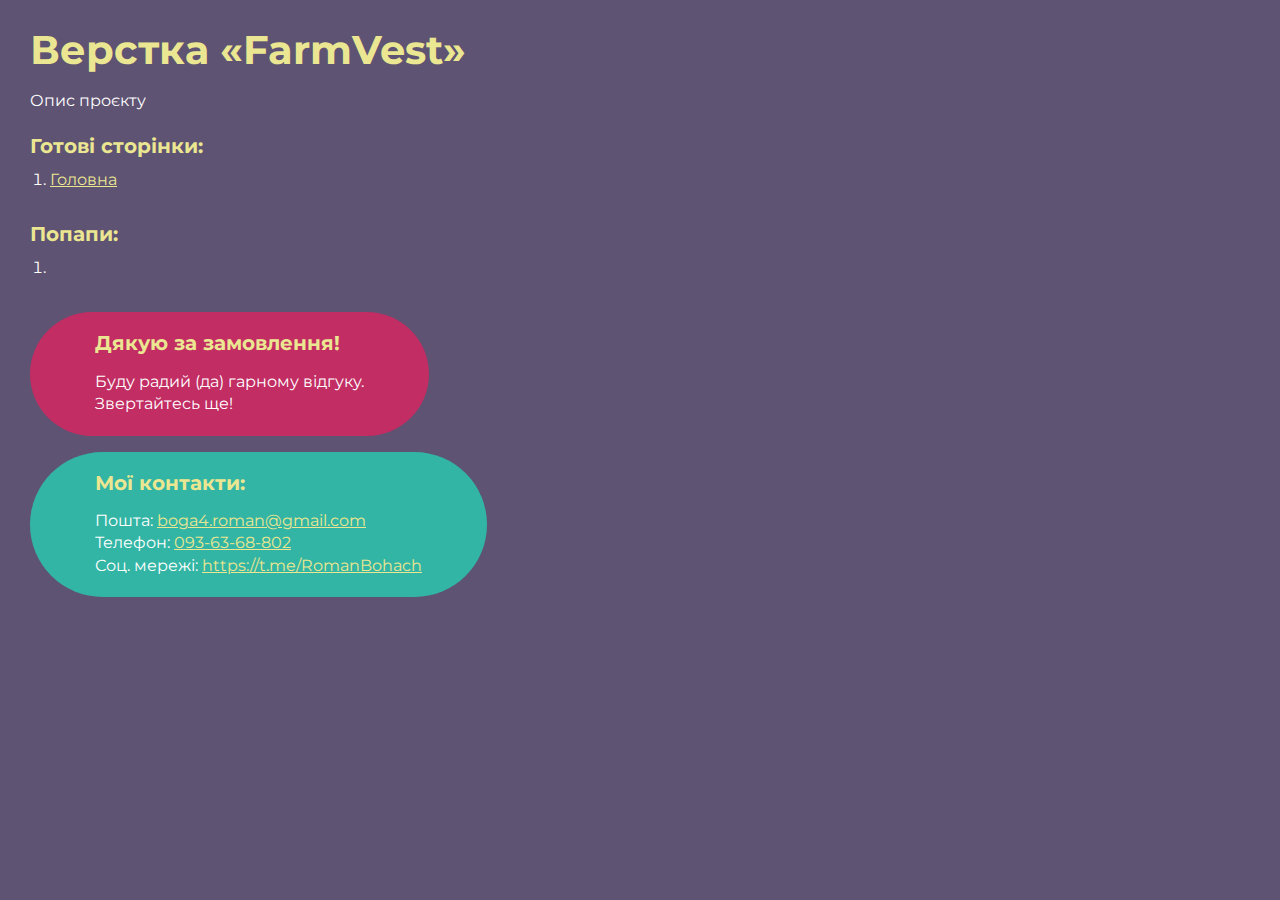
<file: index.html>
<!DOCTYPE html>
<html>

<head>
	<meta charset="UTF-8">
	<meta name="viewport" content="width=device-width, initial-scale=1.0">
	<title>Верстка «FarmVest»</title>
</head>

<body>
	<div class="rootpage">
		<h1>Верстка «FarmVest»</h1>
		<div class="rootpage__info">
			Опис проєкту
		</div>
		<h2>Готові сторінки:</h2>
		<ol class="rootpage__list">
			<li><a target="_blank" href="home.html">Головна</a></li>
		</ol>
		<h2>Попапи:</h2>
		<ol class="rootpage__list">
			<li><a target="_blank" href="home.html#"></a></li>
		</ol>
		<div class="rootpage__tnx">
			<h2>Дякую за замовлення!</h2>
			<p>Буду радий (да) гарному відгуку.</p>
			<p>Звертайтесь ще!</p>
		</div>
		<div class="rootpage__contacts">
			<h2>Мої контакти:</h2>
			<p>Пошта: <a href="mailto:boga4.roman@gmail.com">boga4.roman@gmail.com</a></p>
			<p>Телефон: <a href="tel:0936368802">093-63-68-802</a></p>
			<p>Соц. мережі: <a target="_blank" href="">https://t.me/RomanBohach</a></p>
		</div>
	</div>
</body>
<style>
	@charset "UTF-8";
	@import url("https://fonts.googleapis.com/css?family=Montserrat:regular,700&display=swap");

	*,
	*::before,
	*::after {
		padding: 0px;
		margin: 0px;
		border: 0px;
		box-sizing: border-box;
	}

	html,
	body {
		height: 100%;
		margin: 0;
		padding: 0;
		min-width: 320px;
		width: 100%;
		color: #fff;
		background-color: #5e5373;
	}

	body {
		font-family: Montserrat;
		font-size: 100%;
		line-height: 1;
		font-size: 1rem;
	}

	a {
		text-decoration: underline;
		color: #ebe691
	}

	a:visited {
		text-decoration: underline;
		color: #aaa768;
	}

	a:hover {
		text-decoration: none;
	}

	ul li {
		list-style: none;
	}

	img {
		vertical-align: top;
	}

	.wrapper {
		width: 100%;
		min-height: 100%;
		overflow: hidden;
	}

	.rootpage {
		padding: 30px;
		display: flex;
		flex-direction: column;
		align-items: flex-start;
	}

	@media (max-width: 767px) {
		.rootpage {
			padding: 30px 15px;
		}
	}

	h1 {
		color: #ebe691;
		font-size: 2.5rem;
		margin: 0px 0px 1.25rem 0px;
	}

	@media (max-width: 767px) {
		h1 {
			font-size: 1.85rem;
			margin: 0px 0px 1.25rem 0px;
		}
	}

	h2 {
		color: #ebe691;
		font-size: 1.25rem;
		margin: 0px 0px 1rem 0px;
	}

	@media (max-width: 767px) {
		h2 {
			font-size: 1.125rem;
			margin: 0px 0px 1rem 0px;
		}
	}

	.rootpage__info {
		line-height: 140%;
		margin: 0px 0px 1.5rem 0px;
	}

	.rootpage__list {
		margin: 0px 0px 2.25rem 1.25rem;
	}

	.rootpage__list li:not(:last-child) {
		margin: 0px 0px 15px 0px;
	}

	.rootpage__contacts,
	.rootpage__tnx {
		border-radius: 200px;
		padding: 20px 65px;
		line-height: 140%;
	}

	@media (max-width: 767px) {

		.rootpage__contacts,
		.rootpage__tnx {
			border-radius: 40px;
			padding: 20px;
		}
	}

	.rootpage__contacts {
		background: #32b5a4;

	}

	.rootpage__contacts a {
		color: #ebe691;
	}

	.rootpage__tnx {
		background: #c22d63;
		margin: 0px 0px 1rem 0px;
	}
</style>

</html>
</file>
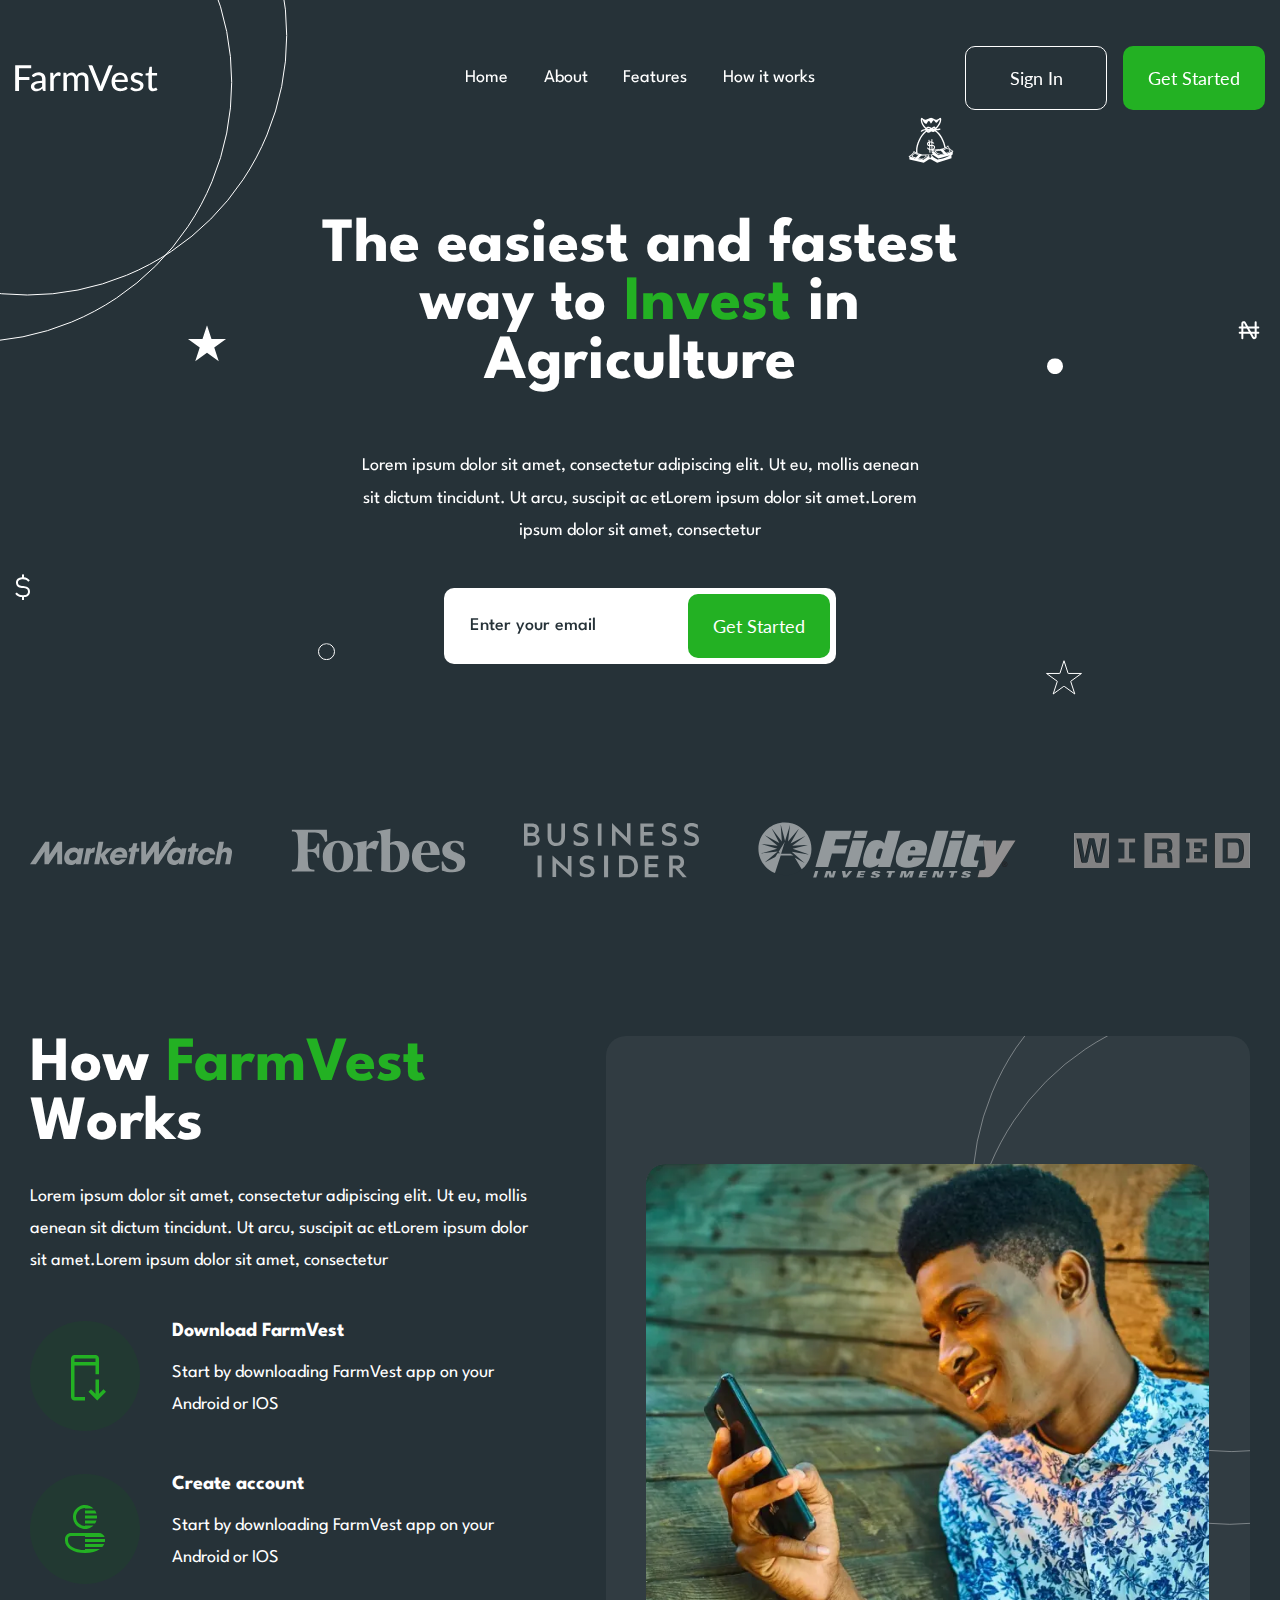
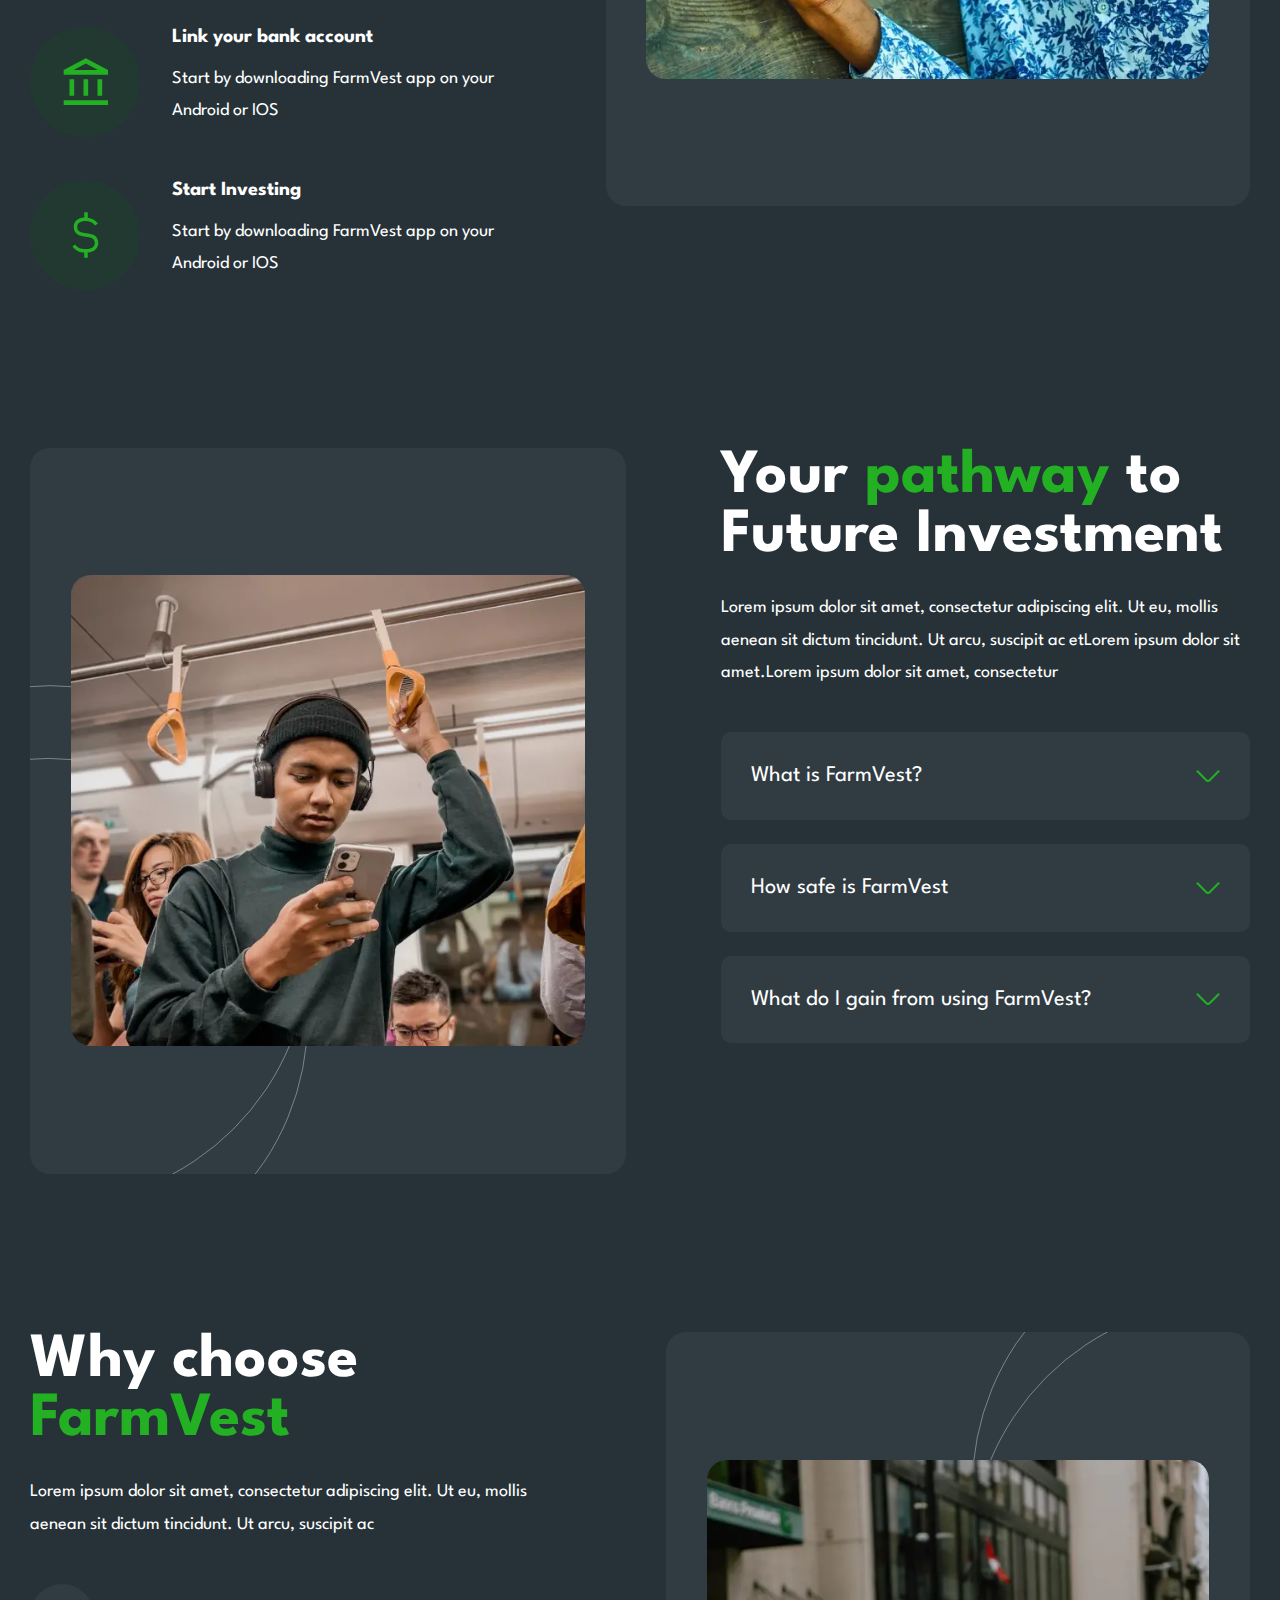
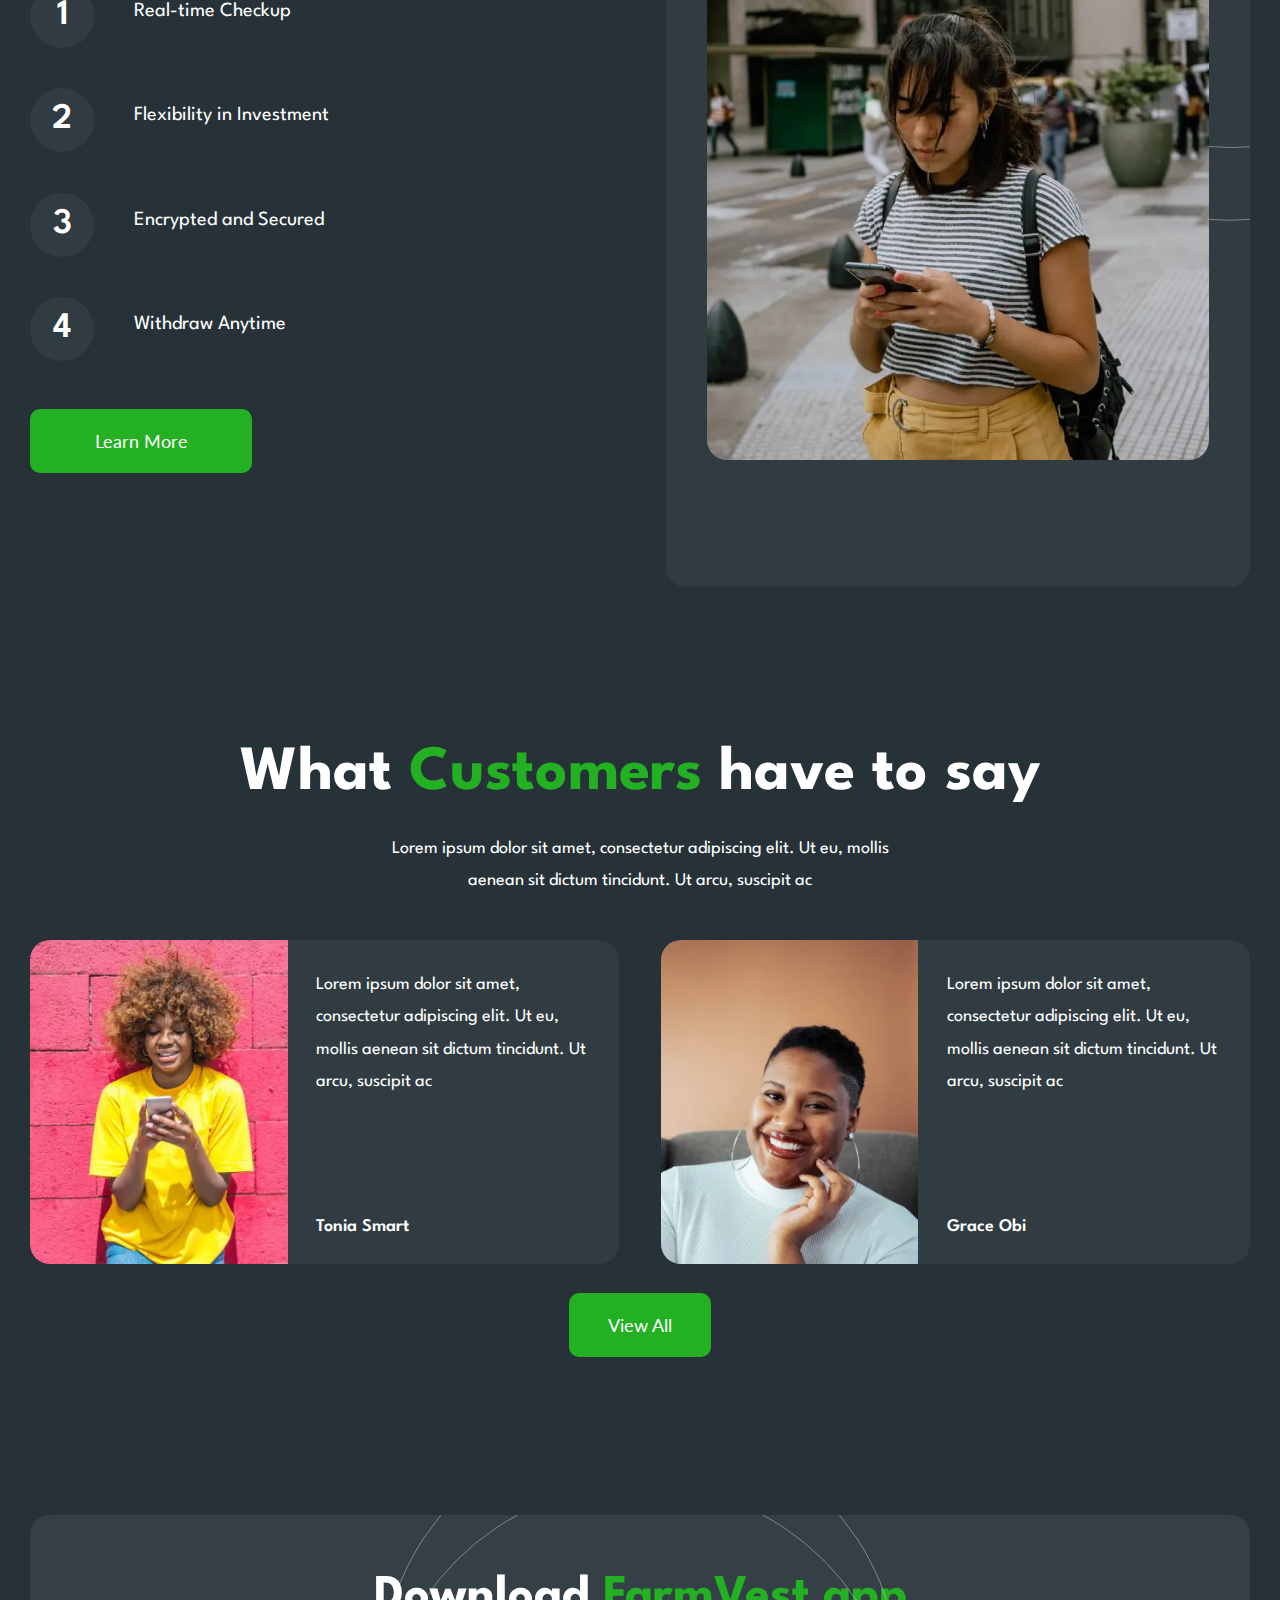
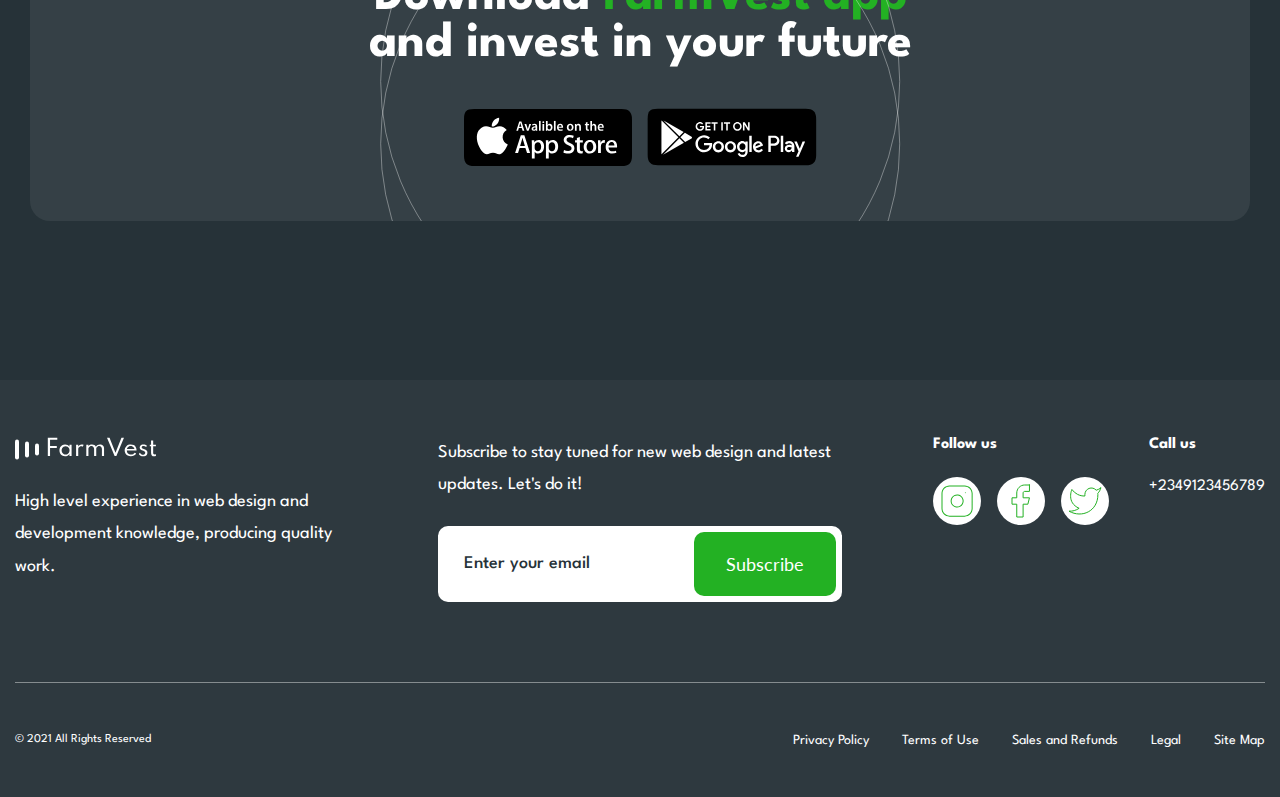
<file: home.html>
<!DOCTYPE html>
<html lang="en">

<head>
	<title>FarmVest</title>
	<meta charset="UTF-8">
	<meta name="format-detection" content="telephone=no">
	<!-- <style>body{opacity: 0;}</style> -->
	<link rel="stylesheet" href="css/style.min.css?_v=20230209235120">
	<link rel="shortcut icon" href="favicon.ico">
	<!-- <meta name="robots" content="noindex, nofollow"> -->
	<meta name="viewport" content="width=device-width, initial-scale=1.0">
</head>

<body>
	<div class="wrapper">
		<header class="header">
			<div class="header__container_big">
				<a href="" class="header__logo"><img src="img/logo.svg" alt="Logo"></a>
				<div class="header__menu menu">
					<nav class="menu__body">
						<ul class="menu__list">
							<li class="menu__item"><a href="" class="menu__link">Home</a></li>
							<li class="menu__item"><a href="" class="menu__link">About</a></li>
							<li class="menu__item"><a href="" class="menu__link">Features</a></li>
							<li class="menu__item"><a href="" class="menu__link">How it works</a></li>
						</ul>
					</nav>
				</div>
				<div class="header__actions">
					<button type="submit" class="header__button button button_border">Sign In</button>
					<button type="submit" data-da=".menu__body,767.98" class="header__button button">Get Started</button>
					<button type="button" class="icon-menu"><span></span></button>
				</div>
			</div>
		</header>
		<main class="page">
			<section class="page__main main-block">
				<div data-prlx-parent class="main-block__container_big">
					<div class="main-block__container">
						<div class="main-block__content">
							<h1 class="main-block__title title">
								The easiest and fastest way to <span>Invest</span> in Agriculture
							</h1>
							<div class="main-block__text text">
								Lorem ipsum dolor sit amet, consectetur adipiscing elit. Ut eu, mollis aenean sit dictum tincidunt. Ut arcu, suscipit ac etLorem ipsum dolor sit amet.Lorem ipsum dolor sit amet, consectetur
							</div>
							<div class="main-block__form">
								<form action="#" class="form">
									<input data-required="email" autocomplete="off" type="text" name="form[]" data-error="Error" placeholder="Enter your email" class="form__input">
									<button type="submit" class="form__button button">Get Started</button>
								</form>
							</div>
						</div>
						<div data-coefficient="100" data-prlx data-direction="1" class="main-block__icons icons-main-block">
							<div data-prlx-mouse data-prlx-cx="400" data-prlx-cy="400" data-prlx-dxr data-prlx-dxy class="icons-main-block__circle icons-main-block__circle_1"></div>
							<div data-prlx-mouse data-prlx-cx="400" data-prlx-cy="400" data-prlx-dxr data-prlx-dxy class="icons-main-block__circle icons-main-block__circle_2"></div>
							<div data-prlx-mouse data-prlx-cx="10" data-prlx-cy="10" class="icons-main-block__item icons-main-block__item_1">
								<img src="img/main-block/icons/01.svg" alt="Icon">
							</div>
							<div data-prlx-mouse data-prlx-cx="10" data-prlx-cy="10" data-prlx-dxr data-prlx-dxy class="icons-main-block__item icons-main-block__item_2">
								<img src="img/main-block/icons/02.svg" alt="Icon">
							</div>
							<div data-prlx-mouse data-prlx-cx="10" data-prlx-cy="10" class="icons-main-block__item icons-main-block__item_3">
								<img src="img/main-block/icons/03.svg" alt="Icon">
							</div>
							<div data-prlx-mouse data-prlx-cx="10" data-prlx-cy="10" data-prlx-dxr data-prlx-dxy class="icons-main-block__item icons-main-block__item_4">
								<img src="img/main-block/icons/04.svg" alt="Icon">
							</div>
							<div data-prlx-mouse data-prlx-cx="10" data-prlx-cy="10" class="icons-main-block__item icons-main-block__item_5">
								<img src="img/main-block/icons/05.svg" alt="Icon">
							</div>
							<div data-prlx-mouse data-prlx-cx="10" data-prlx-cy="10" data-prlx-dxr data-prlx-dxy class="icons-main-block__item icons-main-block__item_6">
								<img src="img/main-block/icons/06.svg" alt="Icon">
							</div>
							<div data-prlx-mouse data-prlx-cx="10" data-prlx-cy="10" class="icons-main-block__item icons-main-block__item_7">
								<img src="img/main-block/icons/07.svg" alt="Icon">
							</div>
						</div>
					</div>
				</div>
			</section>
			<section class="page__partners partners">
				<div class="partners__container_big">
					<div class="partners__container">
						<div class="partners__item">
							<img src="img/partners/01.svg" alt="Partner">
						</div>
						<div class="partners__item">
							<img src="img/partners/02.svg" alt="Partner">
						</div>
						<div class="partners__item">
							<img src="img/partners/03.svg" alt="Partner">
						</div>
						<div class="partners__item">
							<img src="img/partners/04.svg" alt="Partner">
						</div>
						<div class="partners__item">
							<img src="img/partners/05.svg" alt="Partner">
						</div>
					</div>
				</div>
			</section>
			<section data-prlx-mouse-wrapper class="page__how how">
				<div class="how__container_big">
					<div class="how__container">
						<div class="how__content">
							<h2 class="how__title title title_s64">
								How <span>FarmVest</span> Works
							</h2>
							<div class="how__text text">
								<p>
									Lorem ipsum dolor sit amet, consectetur adipiscing elit. Ut eu, mollis aenean sit dictum tincidunt. Ut arcu, suscipit ac etLorem ipsum dolor sit amet.Lorem ipsum dolor sit amet, consectetur
								</p>
							</div>
							<div class="how__steps steps-how">
								<div class="steps-how__item">
									<div class="steps-how__icon">
										<img src="img/how/icons/01.svg" alt="Icon">
									</div>
									<div class="steps-how__body">
										<div class="steps-how__title">Download FarmVest</div>
										<div class="steps-how__text text">
											Start by downloading FarmVest app on your Android or IOS
										</div>
									</div>
								</div>
								<div class="steps-how__item">
									<div class="steps-how__icon">
										<img src="img/how/icons/02.svg" alt="Icon">
									</div>
									<div class="steps-how__body">
										<div class="steps-how__title">Create account</div>
										<div class="steps-how__text text">
											Start by downloading FarmVest app on your Android or IOS
										</div>
									</div>
								</div>
								<div class="steps-how__item">
									<div class="steps-how__icon">
										<img src="img/how/icons/03.svg" alt="Icon">
									</div>
									<div class="steps-how__body">
										<div class="steps-how__title">Link your bank account</div>
										<div class="steps-how__text text">
											Start by downloading FarmVest app on your Android or IOS
										</div>
									</div>
								</div>
								<div class="steps-how__item">
									<div class="steps-how__icon">
										<img src="img/how/icons/04.svg" alt="Icon">
									</div>
									<div class="steps-how__body">
										<div class="steps-how__title">Start Investing</div>
										<div class="steps-how__text text">
											Start by downloading FarmVest app on your Android or IOS
										</div>
									</div>
								</div>
							</div>
						</div>
						<div data-prlx-parent class="how__image image-block">
							<div data-coefficient="50" data-prlx data-direction="-1" class="image-block__item">
								<picture><source srcset="img/how/01.webp" type="image/webp"><img src="img/how/01.jpg" alt="Image"></picture>
							</div>
							<div data-prlx-mouse data-prlx-cx="300" data-prlx-cy="300" class="image-block__circle image-block__circle_1"></div>
							<div data-prlx-mouse data-prlx-cx="300" data-prlx-cy="300" data-prlx-dxr data-prlx-dyr class="image-block__circle image-block__circle_2"></div>
						</div>
					</div>
				</div>
			</section>
			<section data-prlx-mouse-wrapper class="page__pathway pathway">
				<div class="pathway__container_big">
					<div class="pathway__container">
						<div data-prlx-parent class="pathway__image image-block">
							<div data-coefficient="50" data-prlx data-direction="-1" class="image-block__item">
								<picture><source srcset="img/pathway/01.webp" type="image/webp"><img src="img/pathway/01.jpg" alt="Image"></picture>
							</div>
							<div data-prlx-mouse data-prlx-cx="300" data-prlx-cy="300" class="image-block__circle image-block__circle_1"></div>
							<div data-prlx-mouse data-prlx-cx="300" data-prlx-cy="300" data-prlx-dxr data-prlx-dyr class="image-block__circle image-block__circle_2"></div>
						</div>
						<div class="pathway__content">
							<h2 class="pathway__title title">
								Your <span>pathway</span> to Future Investment
							</h2>
							<div class="pathway__text text">
								<p>
									Lorem ipsum dolor sit amet, consectetur adipiscing elit. Ut eu, mollis aenean sit dictum tincidunt. Ut arcu, suscipit ac etLorem ipsum dolor sit amet.Lorem ipsum dolor sit amet, consectetur
								</p>
							</div>
							<div data-spollers class="pathway__spollers spollers-pathway">
								<div class="spollers-pathway__item">
									<button type="button" data-spoller class="spollers-pathway__title">What is FarmVest?</button>
									<div class="spollers-pathway__body text">Lorem ipsum dolor sit amet consectetur adipisicing elit. Aliquid delectus voluptatum ratione facere neque nisi provident quas esse quae porro magnam natus minus, tenetur cumque incidunt fugit debitis itaque voluptate?</div>
								</div>
								<div class="spollers-pathway__item">
									<button type="button" data-spoller class="spollers-pathway__title">How safe is FarmVest</button>
									<div class="spollers-pathway__body text">Lorem ipsum dolor sit amet consectetur adipisicing elit. Aliquid delectus voluptatum ratione facere neque nisi provident quas esse quae porro magnam natus minus, tenetur cumque incidunt fugit debitis itaque voluptate?</div>
								</div>
								<div class="spollers-pathway__item">
									<button type="button" data-spoller class="spollers-pathway__title">What do I gain from using FarmVest?</button>
									<div class="spollers-pathway__body text">Lorem ipsum dolor sit amet consectetur adipisicing elit. Aliquid delectus voluptatum ratione facere neque nisi provident quas esse quae porro magnam natus minus, tenetur cumque incidunt fugit debitis itaque voluptate?</div>
								</div>
							</div>
						</div>
					</div>
				</div>
			</section>
			<section data-prlx-mouse-wrapper class="page__why why">
				<div class="why__container_big">
					<div class="why__container">
						<div class="why__content">
							<h2 class="why__title title">
								Why choose <span>FarmVest</span>
							</h2>
							<div class="why__text text">
								<p>
									Lorem ipsum dolor sit amet, consectetur adipiscing elit. Ut eu, mollis aenean sit dictum tincidunt. Ut arcu, suscipit ac
								</p>
							</div>
							<ol class="why__steps steps-why">
								<ul class="steps-why__item">Real-time Checkup</ul>
								<ul class="steps-why__item">Flexibility in Investment</ul>
								<ul class="steps-why__item">Encrypted and Secured</ul>
								<ul class="steps-why__item">Withdraw Anytime</ul>
							</ol>
							<a href="#" class="why__button button" type="submit">Learn More</a>
						</div>
						<div data-prlx-parent class="why__image image-block">
							<div data-coefficient="50" data-prlx data-direction="-1" class="image-block__item">
								<picture><source srcset="img/why/01.webp" type="image/webp"><img src="img/why/01.jpg" alt="Image"></picture>
							</div>
							<div data-prlx-mouse data-prlx-cx="300" data-prlx-cy="300" class="image-block__circle image-block__circle_1"></div>
							<div data-prlx-mouse data-prlx-cx="300" data-prlx-cy="300" data-prlx-dxr data-prlx-dyr class="image-block__circle image-block__circle_2"></div>
						</div>
					</div>
				</div>
			</section>
			<section data-prlx-mouse-wrapper class="page__reviews reviews">
				<div class="reviews__container_big">
					<div class="reviews__container">
						<h2 class="reviews__title title">
							What <span>Customers</span> have to say
						</h2>
						<div class="reviews__text text">
							<p>
								Lorem ipsum dolor sit amet, consectetur adipiscing elit. Ut eu, mollis aenean sit dictum tincidunt. Ut arcu, suscipit ac
							</p>
						</div>
						<div class="reviews__items">
							<div class="reviews__item item-review">
								<div class="item-review__image-ibg">
									<picture><source srcset="img/reviews/01.webp" type="image/webp"><img src="img/reviews/01.jpg" alt="Image"></picture>
								</div>
								<div class="item-review__body">
									<div class="item-review__text text">
										<p>Lorem ipsum dolor sit amet, consectetur adipiscing elit. Ut eu, mollis aenean sit dictum tincidunt. Ut arcu, suscipit ac</p>
									</div>
									<div class="item-review__name">Tonia Smart</div>
								</div>
							</div>
							<div class="reviews__item item-review">
								<div class="item-review__image-ibg">
									<picture><source srcset="img/reviews/02.webp" type="image/webp"><img src="img/reviews/02.jpg" alt="Image"></picture>
								</div>
								<div class="item-review__body">
									<div class="item-review__text text">
										<p>Lorem ipsum dolor sit amet, consectetur adipiscing elit. Ut eu, mollis aenean sit dictum tincidunt. Ut arcu, suscipit ac</p>
									</div>
									<div class="item-review__name">Grace Obi</div>
								</div>
							</div>
						</div>
						<button type="button" class="reviews__button button">View All</button>
					</div>
				</div>
			</section>
			<section class="page__download download">
				<div class="download__container_big">
					<div class="download__container">
						<div class="download__body">
							<h2 class="download__title title title_s56">
								Download <span>FarmVest app</span> and invest in your future
							</h2>
							<div class="download__apps">
								<a href="#" class="download__app">
									<img src="img/icons/apple.svg" alt="AppStore">
								</a>
								<a href="#" class="download__app">
									<img src="img/icons/google.svg" alt="GooglePlay">
								</a>
							</div>
							<div data-prlx-mouse data-prlx-cx="300" data-prlx-cy="300" class="download__circle download__circle_1"></div>
							<div data-prlx-mouse data-prlx-cx="300" data-prlx-cy="300" class="download__circle download__circle_2"></div>
						</div>
					</div>
				</div>
			</section>
		</main>
		<footer class="footer">
			<div class="footer__container_big">
				<div class="footer__main main-footer">
					<div class="main-footer__info">
						<a href="#" class="main-footer__logo">
							<img src="img/logo_footer.svg" alt="#">
						</a>
						<div class="main-footer__text text">
							<p>
								High level experience in web design and development knowledge, producing quality work.
							</p>
						</div>
					</div>
					<div class="main-footer__form form-main">
						<div class="form-main__text text">
							<p>
								Subscribe to stay tuned for new web design and latest updates. Let's do it!
							</p>
						</div>
						<form action="#" class="form-main_form form">
							<input data-required="email" autocomplete="off" type="text" name="form[]" data-error="Error" placeholder="Enter your email" class="form__input">
							<button type="submit" class="form__button button">Subscribe</button>
						</form>
					</div>
					<div class="main-footer__contacts">
						<div class="main-footer__social">
							<div class="main-footer__label">Follow us</div>
							<div class="social">
								<a href="" class="social__item">
									<img src="img/icons/social/instagram.svg" alt="Instagram">
								</a>
								<a href="" class="social__item">
									<img src="img/icons/social/facebook.svg" alt="Facebook">
								</a>
								<a href="" class="social__item">
									<img src="img/icons/social/twitter.svg" alt="Twitter">
								</a>
							</div>
						</div>
						<div class="main-footer__call-us">
							<div class="main-footer__label">Call us</div>
							<a href="tel:+2349123456789" class="main-footer__phone">+2349123456789</a>
						</div>
					</div>
				</div>
				<div class="footer__bottom">
					<div class="footer__copy">© 2021 All Rights Reserved</div>
					<div class="footer__menu menu-footer">
						<ul class="menu-footer__list">
							<li class="menu-footer__item">
								<a href="#" class="menu-footer__link">Privacy Policy</a>
							</li>
							<li class="menu-footer__item">
								<a href="#" class="menu-footer__link">Terms of Use</a>
							</li>
							<li class="menu-footer__item">
								<a href="#" class="menu-footer__link">Sales and Refunds</a>
							</li>
							<li class="menu-footer__item">
								<a href="#" class="menu-footer__link">Legal</a>
							</li>
							<li class="menu-footer__item">
								<a href="#" class="menu-footer__link">Site Map</a>
							</li>
						</ul>
					</div>
				</div>
			</div>
		</footer>
	</div>
	<script src="js/app.min.js?_v=20230209235120"></script>
</body>

</html>
</file>
<file: css/style.min.css>
@charset "UTF-8";@import url(https://fonts.googleapis.com/css?family=League+Spartan:300,regular,500,600,700&display=swap);@import url(https://fonts.googleapis.com/css?family=Lato:regular,500italic&display=swap);*{padding:0;margin:0;border:0}*,:after,:before{-webkit-box-sizing:border-box;box-sizing:border-box}body,html{height:100%;min-width:320px}body{color:#fff;line-height:1;font-family:"League Spartan";font-size:1.125rem;-ms-text-size-adjust:100%;-moz-text-size-adjust:100%;-webkit-text-size-adjust:100%;-webkit-font-smoothing:antialiased;-moz-osx-font-smoothing:grayscale}button,input,textarea{font-family:"League Spartan";font-size:inherit}button{cursor:pointer;color:inherit;background-color:transparent}a{color:inherit;text-decoration:none}ul li{list-style:none}img{vertical-align:top}h1,h2,h3,h4,h5,h6{font-weight:inherit;font-size:inherit}body{background-color:#263238}.lock body{overflow:hidden;-ms-touch-action:none;touch-action:none;-ms-scroll-chaining:none;overscroll-behavior:none}.wrapper{min-height:100%;display:-webkit-box;display:-ms-flexbox;display:flex;-webkit-box-orient:vertical;-webkit-box-direction:normal;-ms-flex-direction:column;flex-direction:column;overflow:hidden}@supports (overflow:clip){.wrapper{overflow:clip}}.wrapper>main{-webkit-box-flex:1;-ms-flex:1 1 auto;flex:1 1 auto}.wrapper>*{min-width:0}[class*=__container]{max-width:88.75rem;margin:0 auto;padding:0 .9375rem}[class*=__container_big]{max-width:103.125rem;margin:0 auto;padding:0 .9375rem}.form{max-width:33.3125rem;background-color:#fff;border-radius:10px;display:-webkit-box;display:-ms-flexbox;display:flex;padding:.375rem;gap:.3125rem;position:relative}.form__input{height:4rem;-webkit-box-flex:1;-ms-flex:1 1 auto;flex:1 1 auto;padding:0 1.25rem;color:#263238;font-weight:500}.form__input::-webkit-input-placeholder{color:#263238}.form__input::-moz-placeholder{color:#263238}.form__input:-ms-input-placeholder{color:#263238}.form__input::-ms-input-placeholder{color:#263238}.form__input::placeholder{color:#263238}.form__input._form-error{color:red}.form__input._form-error::-webkit-input-placeholder{color:red}.form__input._form-error::-moz-placeholder{color:red}.form__input._form-error:-ms-input-placeholder{color:red}.form__input._form-error::-ms-input-placeholder{color:red}.form__input._form-error::placeholder{color:red}.form__error{position:absolute;top:100%;left:0;color:red;font-size:1rem;margin-top:.625rem;padding-left:1.625rem}.button{display:block;text-align:center;font-family:Lato;padding:1.3125rem 1.5625rem;color:#fff;line-height:1.2222222222;background-color:#23b123;border-radius:.625rem;-webkit-transition:all .3s ease 0s;-o-transition:all .3s ease 0s;transition:all .3s ease 0s}.button_border{padding:1.25rem 1.5625rem;background-color:transparent;border:1px solid #fff}.button._fw{width:100%}[class*=-ibg]{position:relative}[class*=-ibg] img{position:absolute;width:100%;height:100%;top:0;left:0;-o-object-fit:cover;object-fit:cover}[class*=-ibg_contain] img{-o-object-fit:contain;object-fit:contain}.title{font-weight:700;line-height:.9285714286;font-size:4.375rem;color:#fff}.title span{color:#23b123}.text{line-height:180%}.image-block{-ms-flex-item-align:start;-ms-grid-row-align:start;align-self:start;display:-webkit-box;display:-ms-flexbox;display:flex;overflow:hidden;background:rgba(255,255,255,.05);border-radius:1.25rem;position:relative}.image-block__circle{position:absolute;top:0;right:0}.image-block__circle::before{content:"";position:absolute;border-radius:50%;border:1px solid rgba(255,255,255,.37);width:100%;height:100%;top:0;left:0}.image-block__circle_1::before{-webkit-transform:translate(calc(50% - 1.125rem),-20%);-ms-transform:translate(calc(50% - 1.125rem),-20%);transform:translate(calc(50% - 1.125rem),-20%)}.image-block__circle_2::before{-webkit-transform:translate(calc(50% - 1.25rem),-6%);-ms-transform:translate(calc(50% - 1.25rem),-6%);transform:translate(calc(50% - 1.25rem),-6%)}.image-block__item{text-align:center;position:relative;z-index:2;-webkit-box-flex:1;-ms-flex:1 1 100%;flex:1 1 100%}.image-block__item img{max-width:100%;border-radius:1.25rem}::-webkit-scrollbar{width:15px}::-webkit-scrollbar-track{background:#263238}::-webkit-scrollbar-thumb{background:#1e262c;border-radius:20px}::-webkit-scrollbar-thumb:hover{background:#192025}.header{position:fixed;top:0;left:0;z-index:50;width:100%;-webkit-transition:all .3s ease 0s;-o-transition:all .3s ease 0s;transition:all .3s ease 0s}.header._header-scroll{padding-top:1.25rem;padding-bottom:1.25rem;background-color:rgba(8,10,10,.4)}.header__container_big{display:-ms-grid;display:grid;-ms-grid-columns:18.75rem 1fr 18.75rem;grid-template-columns:18.75rem 1fr 18.75rem;-webkit-box-align:center;-ms-flex-align:center;align-items:center}.header__logo{position:relative;z-index:5}.header__logo img{max-width:100%}.header__actions{display:-webkit-box;display:-ms-flexbox;display:flex;gap:1rem;-webkit-box-align:center;-ms-flex-align:center;align-items:center;position:relative;z-index:5}.header .menu{padding:0 .625rem}.header .menu__list{display:-webkit-box;display:-ms-flexbox;display:flex;-ms-flex-wrap:wrap;flex-wrap:wrap;-webkit-box-pack:center;-ms-flex-pack:center;justify-content:center;-webkit-box-align:center;-ms-flex-align:center;align-items:center;row-gap:.625rem;-webkit-column-gap:2.75rem;-moz-column-gap:2.75rem;column-gap:2.75rem}.header .menu__link{-webkit-transition:color .3s ease 0s;-o-transition:color .3s ease 0s;transition:color .3s ease 0s}.header .menu__link:hover{color:#23b123}.icon-menu{display:none}.footer{background:rgba(53,64,70,.5)}.footer__main{border-bottom:1px solid rgba(255,255,255,.42)}.footer__bottom{display:-webkit-box;display:-ms-flexbox;display:flex;-webkit-box-pack:justify;-ms-flex-pack:justify;justify-content:space-between;gap:1.25rem;-webkit-box-align:center;-ms-flex-align:center;align-items:center}.footer__copy{font-size:.75rem;line-height:1.1666666667}.main-footer{display:-ms-grid;display:grid;-ms-grid-columns:(1fr)[3];grid-template-columns:repeat(3,1fr);-webkit-column-gap:1.25rem;-moz-column-gap:1.25rem;column-gap:1.25rem;row-gap:2.5rem}.main-footer__info{max-width:20.625rem}.main-footer__logo{display:inline-block}.main-footer__logo:not(:last-child){margin-bottom:1.5rem}.main-footer__form{-ms-grid-column-align:center;justify-self:center}.main-footer__contacts{display:-webkit-box;display:-ms-flexbox;display:flex}.main-footer__label{font-weight:700;font-size:1rem}.main-footer__label:not(:last-child){margin-bottom:1.5rem}.main-footer__phone{font-size:1rem}.form-main__text:not(:last-child){margin-bottom:1.5rem}.social{display:-webkit-box;display:-ms-flexbox;display:flex;gap:1rem}.social__item{-webkit-box-flex:0;-ms-flex:0 0 3rem;flex:0 0 3rem;height:3rem;width:3rem;border-radius:50%;background-color:#fff;display:-webkit-box;display:-ms-flexbox;display:flex;-webkit-box-pack:center;-ms-flex-pack:center;justify-content:center;-webkit-box-align:center;-ms-flex-align:center;align-items:center}.menu-footer__list{display:-webkit-box;display:-ms-flexbox;display:flex;-ms-flex-wrap:wrap;flex-wrap:wrap;-webkit-box-pack:center;-ms-flex-pack:center;justify-content:center}.menu-footer__link{font-size:.875rem;line-height:1.1428571429}.menu-footer a:hover{text-decoration:underline}.main-block__container_big{position:relative}.main-block__content{position:relative;z-index:2;display:-webkit-box;display:-ms-flexbox;display:flex;-webkit-box-orient:vertical;-webkit-box-direction:normal;-ms-flex-direction:column;flex-direction:column;-webkit-box-align:center;-ms-flex-align:center;align-items:center;-webkit-box-pack:center;-ms-flex-pack:center;justify-content:center;text-align:center}.main-block__title{max-width:46.875rem}.main-block__text{max-width:35.625rem}.icons-main-block{position:absolute;width:100%;height:100%;top:0;left:0;pointer-events:none}.icons-main-block__circle{pointer-events:none;position:absolute;top:0;left:0}.icons-main-block__circle::before{content:"";display:block;border-radius:50%;border:1px solid #fff;width:100%;height:100%}.icons-main-block__circle_1::before{-webkit-transform:translate(calc(-50% - 1.75rem),-35%);-ms-transform:translate(calc(-50% - 1.75rem),-35%);transform:translate(calc(-50% - 1.75rem),-35%)}.icons-main-block__circle_2::before{-webkit-transform:translate(calc(-50% + 1.6875rem),-44%);-ms-transform:translate(calc(-50% + 1.6875rem),-44%);transform:translate(calc(-50% + 1.6875rem),-44%)}.icons-main-block__item{position:absolute}.icons-main-block__item_1{top:69.3018480493%;left:.9375rem}.icons-main-block__item_2{top:39.0143737166%;left:14.6296296296%}.icons-main-block__item_3{top:77.7207392197%;left:24.8765432099%}.icons-main-block__item_4{top:13.7577002053%;left:70.9259259259%}.icons-main-block__item_5{top:43.0184804928%;left:81.7901234568%}.icons-main-block__item_6{top:79.6714579055%;left:81.5432098765%}.icons-main-block__item_7{top:37.6796714579%;right:.9375rem}.partners__container{display:-webkit-box;display:-ms-flexbox;display:flex;-webkit-box-pack:justify;-ms-flex-pack:justify;justify-content:space-between;gap:1.5625rem;-webkit-box-align:center;-ms-flex-align:center;align-items:center;-ms-flex-wrap:wrap;flex-wrap:wrap}.partners__item img{max-width:100%}.how__container{display:-ms-grid;display:grid;row-gap:1.875rem}.steps-how__item{max-width:30.625rem;display:-webkit-box;display:-ms-flexbox;display:flex;-webkit-box-align:start;-ms-flex-align:start;align-items:flex-start;gap:2rem}.steps-how__icon{border-radius:50%;-webkit-box-flex:0;-ms-flex:0 0 6.875rem;flex:0 0 6.875rem;width:6.875rem;height:6.875rem;display:-webkit-box;display:-ms-flexbox;display:flex;-webkit-box-pack:center;-ms-flex-pack:center;justify-content:center;-webkit-box-align:center;-ms-flex-align:center;align-items:center;background:rgba(0,128,0,.1)}.steps-how__title{font-size:1.25rem;font-weight:700}.steps-how__title:not(:last-child){margin-bottom:1rem}.pathway__container{display:-webkit-box;display:-ms-flexbox;display:flex;row-gap:1.875rem}.pathway__image{-webkit-box-flex:0;-ms-flex:0 0 48.8732394366%;flex:0 0 48.8732394366%}.pathway__image .image-block__circle{top:auto;right:auto;left:0;bottom:0}.pathway__image .image-block__circle_1::before{-webkit-transform:translate(calc(-50% + 1.125rem),20%);-ms-transform:translate(calc(-50% + 1.125rem),20%);transform:translate(calc(-50% + 1.125rem),20%)}.pathway__image .image-block__circle_2::before{-webkit-transform:translate(calc(-50% + 1.25rem),6%);-ms-transform:translate(calc(-50% + 1.25rem),6%);transform:translate(calc(-50% + 1.25rem),6%)}.pathway__content{-webkit-box-flex:1;-ms-flex:1 1 auto;flex:1 1 auto}.pathway__spollers{display:-ms-grid;display:grid;gap:1.5rem}.spollers-pathway__item{border-radius:.625rem;overflow:hidden;background:rgba(255,255,255,.05)}.spollers-pathway__title{display:block;background-color:transparent;width:100%;text-align:left;padding:1.5rem 1.875rem;border-radius:.625rem;display:-webkit-box;display:-ms-flexbox;display:flex;-webkit-box-align:center;-ms-flex-align:center;align-items:center;-webkit-box-pack:justify;-ms-flex-pack:justify;justify-content:space-between;line-height:177%;gap:.625rem}.spollers-pathway__title::after{content:"";background:url(../img/icons/spoller.svg) center/100% no-repeat;-webkit-box-flex:0;-ms-flex:0 0 1.5rem;flex:0 0 1.5rem;height:1.5rem;-webkit-transition:all .3s ease 0s;-o-transition:all .3s ease 0s;transition:all .3s ease 0s}.spollers-pathway__title._spoller-active::after{-webkit-transform:rotate(-180deg);-ms-transform:rotate(-180deg);transform:rotate(-180deg)}.spollers-pathway__body{padding:0 1.875rem 1.5rem 1.875rem}.why__container{display:-ms-grid;display:grid;row-gap:1.875rem}.why__button{max-width:13.875rem}.why__image{padding:0}.steps-why{list-style-type:none;counter-reset:item;display:-ms-grid;display:grid}.steps-why__item{display:-webkit-box;display:-ms-flexbox;display:flex;font-size:1.25rem;line-height:2.75}.steps-why__item::before{counter-increment:item;content:counter(item);width:4rem;height:4rem;background:rgba(255,255,255,.05);font-size:2.25rem;display:-webkit-box;display:-ms-flexbox;display:flex;-webkit-box-pack:center;-ms-flex-pack:center;justify-content:center;-webkit-box-align:center;-ms-flex-align:center;align-items:center;border-radius:50%;text-align:center;line-height:4.375rem;font-weight:600}.reviews__container{display:-ms-grid;display:grid;-webkit-box-align:center;-ms-flex-align:center;align-items:center;justify-items:center}.reviews__title{text-align:center}.reviews__text{max-width:31.25rem;text-align:center}.reviews__items{display:-webkit-box;display:-ms-flexbox;display:flex}.reviews__item{-webkit-box-flex:0;-ms-flex:0 1 50%;flex:0 1 50%}.reviews__button{min-width:13.875rem}.item-review{background:rgba(255,255,255,.05);border-radius:1.25rem;overflow:hidden;display:-webkit-box;display:-ms-flexbox;display:flex}.item-review__image-ibg{padding-bottom:54.9562682216%;-webkit-box-flex:0;-ms-flex:0 0 43.7317784257%;flex:0 0 43.7317784257%}.item-review__body{display:-webkit-box;display:-ms-flexbox;display:flex;gap:.9375rem;-webkit-box-orient:vertical;-webkit-box-direction:normal;-ms-flex-direction:column;flex-direction:column;-webkit-box-pack:justify;-ms-flex-pack:justify;justify-content:space-between}.item-review__name{font-weight:600}.download__body{position:relative;overflow:hidden;background:rgba(255,255,255,.07);border-radius:1.25rem;text-align:center;display:-ms-grid;display:grid;justify-items:center}.download__title{max-width:37.5rem}.download__apps{display:-webkit-box;display:-ms-flexbox;display:flex;-webkit-box-pack:center;-ms-flex-pack:center;justify-content:center;-webkit-box-align:center;-ms-flex-align:center;align-items:center;gap:.9375rem;-ms-flex-wrap:wrap;flex-wrap:wrap}.download__app{cursor:pointer}.download__circle{pointer-events:none;position:absolute;top:0;right:0;left:50%}.download__circle::before{content:"";position:absolute;border-radius:50%;border:1px solid rgba(255,255,255,.37);width:100%;height:100%;top:0;left:0}.download__circle_1::before{-webkit-transform:translate(-50%,-18%);-ms-transform:translate(-50%,-18%);transform:translate(-50%,-18%)}.download__circle_2::before{-webkit-transform:translate(-50%,-6%);-ms-transform:translate(-50%,-6%);transform:translate(-50%,-6%)}@media (min-width:29.99875em){.main-footer__contacts{-ms-grid-column-align:end;justify-self:end}}@media (min-width:61.99875em){.button{min-width:8.875rem}.how__container{-ms-grid-columns:1fr 52.8169014085%;grid-template-columns:1fr 52.8169014085%}.why__container{-ms-grid-columns:1fr 47.8873239437%;grid-template-columns:1fr 47.8873239437%}}@media (min-width:88.75em){.how__content{padding-right:5.9375rem}.pathway__content{padding-left:7.875rem}.why__content{padding-right:11.0625rem}}@media (min-width:103.125em){.title{font-size:4.375rem}.title._s64{font-size:4rem}.title_s56{font-size:3.5rem}.image-block{padding-top:10.3125rem}.image-block{padding-bottom:10.3125rem}.image-block{padding-left:2.8125rem}.image-block{padding-right:2.8125rem}.image-block__circle{width:36.5625rem}.image-block__circle{height:36.5625rem}.header{padding-top:3.75rem}.header{padding-bottom:3.75rem}.header .menu__list{-webkit-column-gap:2.75rem;-moz-column-gap:2.75rem;column-gap:2.75rem}.footer__main{padding-top:4.25rem}.footer__main{padding-bottom:6.25rem}.footer__bottom{padding-top:3.4375rem}.footer__bottom{padding-bottom:3.4375rem}.main-footer__contacts{gap:3rem}.menu-footer__list{gap:2.5rem}.main-block__content{padding-top:15.625rem}.main-block__content{padding-bottom:12.5rem}.main-block__title:not(:last-child){margin-bottom:4.3125rem}.main-block__text:not(:last-child){margin-bottom:3rem}.icons-main-block__circle{width:36.5625rem}.icons-main-block__circle{height:36.5625rem}.partners{padding-bottom:12.5rem}.how{padding-bottom:6.25rem}.how__title:not(:last-child){margin-bottom:1.875rem}.how__text:not(:last-child){margin-bottom:3rem}.steps-how__item:not(:last-child){margin-bottom:3rem}.pathway{padding-top:6.25rem}.pathway{padding-bottom:6.25rem}.pathway__title:not(:last-child){margin-bottom:1.875rem}.pathway__text:not(:last-child){margin-bottom:3rem}.spollers-pathway__title{font-size:1.5rem}.why{padding-top:6.25rem}.why{padding-bottom:6.25rem}.why__title:not(:last-child){margin-bottom:1.875rem}.why__text:not(:last-child){margin-bottom:3rem}.why__steps:not(:last-child){margin-bottom:3.4375rem}.steps-why{gap:3rem}.steps-why__item{gap:3rem}.reviews{padding-top:6.25rem}.reviews{padding-bottom:12.5rem}.reviews__title:not(:last-child){margin-bottom:2rem}.reviews__text:not(:last-child){margin-bottom:3rem}.reviews__items:not(:last-child){margin-bottom:2rem}.reviews__items{gap:3rem}.item-review__body{padding:2rem}.download{padding-bottom:12.5rem}.download__body{padding-top:4.375rem}.download__body{padding-bottom:4.0625rem}.download__body{padding-right:1.875rem}.download__body{padding-left:1.875rem}.download__title:not(:last-child){margin-bottom:3.0625rem}.download__circle{width:36.5625rem}.download__circle{height:36.5625rem}}@media (min-width:48em){.header__logo{width:8.9375rem}}@media (max-width:20em){.title{font-size:2.8125rem}.title._s64{font-size:2.5rem}.title_s56{font-size:2.1875rem}.image-block{padding-top:1.875rem}.image-block{padding-bottom:1.875rem}.image-block{padding-left:1.875rem}.image-block{padding-right:1.875rem}.image-block__circle{width:21.875rem}.image-block__circle{height:21.875rem}.header{padding-top:.625rem}.header{padding-bottom:.625rem}.header .menu__list{-webkit-column-gap:.9375rem;-moz-column-gap:.9375rem;column-gap:.9375rem}.footer__main{padding-top:1.875rem}.footer__main{padding-bottom:1.875rem}.footer__bottom{padding-top:1.875rem}.footer__bottom{padding-bottom:1.875rem}.main-footer__contacts{gap:1.25rem}.menu-footer__list{gap:.9375rem}.main-block__content{padding-top:8.125rem}.main-block__content{padding-bottom:3.125rem}.main-block__title:not(:last-child){margin-bottom:1.875rem}.main-block__text:not(:last-child){margin-bottom:1.25rem}.icons-main-block__circle{width:21.875rem}.icons-main-block__circle{height:21.875rem}.partners{padding-bottom:3.125rem}.how{padding-bottom:1.5625rem}.how__title:not(:last-child){margin-bottom:1.25rem}.how__text:not(:last-child){margin-bottom:1.875rem}.steps-how__item:not(:last-child){margin-bottom:1.875rem}.pathway{padding-top:1.5625rem}.pathway{padding-bottom:1.5625rem}.pathway__title:not(:last-child){margin-bottom:1.25rem}.pathway__text:not(:last-child){margin-bottom:1.875rem}.spollers-pathway__title{font-size:1.125rem}.why{padding-top:1.5625rem}.why{padding-bottom:1.5625rem}.why__title:not(:last-child){margin-bottom:1.25rem}.why__text:not(:last-child){margin-bottom:1.875rem}.why__steps:not(:last-child){margin-bottom:1.875rem}.steps-why{gap:1.25rem}.steps-why__item{gap:1.25rem}.reviews{padding-top:1.5625rem}.reviews{padding-bottom:3.125rem}.reviews__title:not(:last-child){margin-bottom:1.25rem}.reviews__text:not(:last-child){margin-bottom:1.875rem}.reviews__items:not(:last-child){margin-bottom:1.25rem}.reviews__items{gap:1.5625rem}.item-review__body{padding:1.25rem}.download{padding-bottom:3.125rem}.download__body{padding-top:1.875rem}.download__body{padding-bottom:1.875rem}.download__body{padding-right:1.25rem}.download__body{padding-left:1.25rem}.download__title:not(:last-child){margin-bottom:1.25rem}.download__circle{width:21.875rem}.download__circle{height:21.875rem}}@media (max-width:73.75em){.main-footer__contacts{-webkit-box-orient:vertical;-webkit-box-direction:normal;-ms-flex-direction:column;flex-direction:column}}@media (max-width:69.375em){.partners__container{-webkit-box-pack:center;-ms-flex-pack:center;justify-content:center}}@media (max-width:67.5em){.header__container_big{-ms-grid-columns:auto 1fr auto;grid-template-columns:auto 1fr auto}}@media (max-width:61.99875em){.button{padding:.9375rem 1.25rem}.button_border{padding:.875rem 1.25rem}.main-footer{-ms-grid-columns:(1fr)[2];grid-template-columns:repeat(2,1fr)}.main-footer__info{-webkit-box-ordinal-group:2;-ms-flex-order:1;order:1}.main-footer__form{-webkit-box-ordinal-group:4;-ms-flex-order:3;order:3}.main-footer__contacts{-webkit-box-ordinal-group:3;-ms-flex-order:2;order:2}.pathway__container{-webkit-box-orient:vertical;-webkit-box-direction:reverse;-ms-flex-direction:column-reverse;flex-direction:column-reverse}.pathway__image{width:100%}.item-review{-webkit-box-orient:vertical;-webkit-box-direction:normal;-ms-flex-direction:column;flex-direction:column}}@media (max-width:47.99875em){.header .menu__body{display:-webkit-box;display:-ms-flexbox;display:flex;-webkit-box-orient:vertical;-webkit-box-direction:normal;-ms-flex-direction:column;flex-direction:column;-webkit-box-align:center;-ms-flex-align:center;align-items:center;position:fixed;width:100%;height:100%;top:0;-webkit-transition:all .3s ease 0s;-o-transition:all .3s ease 0s;transition:all .3s ease 0s;left:-100%;overflow:auto;background-color:#263238;gap:1.875rem;padding-left:.9375rem;padding-right:.9375rem;padding-bottom:1.875rem}.header .menu__body::before{content:"";position:fixed;top:0;-webkit-transition:all .3s ease 0s;-o-transition:all .3s ease 0s;transition:all .3s ease 0s;left:-100%;width:100%;background-color:#1b2327;z-index:2}.menu-open .header .menu__body{left:0}.menu-open .header .menu__body::before{left:0}.header .menu__list{-webkit-box-orient:vertical;-webkit-box-direction:normal;-ms-flex-direction:column;flex-direction:column;text-align:center;row-gap:.625rem}.header .menu__link{font-size:2.5rem}.icon-menu{display:block;position:relative;width:1.875rem;height:1.125rem;z-index:5}.icon-menu span,.icon-menu::after,.icon-menu::before{content:"";-webkit-transition:all .3s ease 0s;-o-transition:all .3s ease 0s;transition:all .3s ease 0s;right:0;position:absolute;width:100%;height:.125rem;background-color:#fff}.icon-menu::before{top:0}.icon-menu::after{bottom:0}.icon-menu span{top:calc(50% - .0625rem)}.menu-open .icon-menu span{width:0}.menu-open .icon-menu::before{top:calc(50% - .0625rem);-webkit-transform:rotate(-45deg);-ms-transform:rotate(-45deg);transform:rotate(-45deg)}.menu-open .icon-menu::after{bottom:calc(50% - .0625rem);-webkit-transform:rotate(45deg);-ms-transform:rotate(45deg);transform:rotate(45deg)}.footer__bottom{-webkit-box-orient:vertical;-webkit-box-direction:reverse;-ms-flex-direction:column-reverse;flex-direction:column-reverse}.icons-main-block{opacity:.2}.reviews__title{text-align:left}.reviews__text{text-align:left}.reviews__items{-webkit-box-orient:vertical;-webkit-box-direction:normal;-ms-flex-direction:column;flex-direction:column}}@media (max-width:47.99875em) and (max-width:0.125em){.header .menu__body{padding-top:7.5rem}.header .menu__body::before{height:4.5rem}}@media (max-width:47.99875em) and (any-hover:none){.icon-menu{cursor:default}}@media (max-width:29.99875em){.main-footer{-ms-grid-columns:1fr;grid-template-columns:1fr}.steps-how{text-align:center}.steps-how__item{-webkit-box-orient:vertical;-webkit-box-direction:normal;-ms-flex-direction:column;flex-direction:column;-webkit-box-pack:center;-ms-flex-pack:center;justify-content:center;-webkit-box-align:center;-ms-flex-align:center;align-items:center}.spollers-pathway__title{line-height:130%;padding:1.125rem 1.25rem}.spollers-pathway{padding:0 .3125rem .3125rem .3125rem}.why__button{max-width:100%}.reviews__button{width:100%}}@media (max-width:26.875em){.form{-webkit-box-orient:vertical;-webkit-box-direction:normal;-ms-flex-direction:column;flex-direction:column}.main-block__form{width:100%}}@media (max-width:0.0625em){.header__logo{width:7.5rem}}@media (min-width:20em) and (max-width:103.125em){@supports (font-size:clamp(2.8125rem ,2.4365601504rem + 1.8796992481vw ,4.375rem)){.title{font-size:clamp(2.8125rem ,2.4365601504rem + 1.8796992481vw ,4.375rem)}}@supports not (font-size:clamp(2.8125rem ,2.4365601504rem + 1.8796992481vw ,4.375rem)){.title{font-size:calc(2.8125rem + 1.5625 * (100vw - 20rem)/ 83.125)}}@supports (font-size:clamp(2.5rem ,2.1390977444rem + 1.8045112782vw ,4rem)){.title._s64{font-size:clamp(2.5rem ,2.1390977444rem + 1.8045112782vw ,4rem)}}@supports not (font-size:clamp(2.5rem ,2.1390977444rem + 1.8045112782vw ,4rem)){.title._s64{font-size:calc(2.5rem + 1.5 * (100vw - 20rem)/ 83.125)}}@supports (font-size:clamp(2.1875rem ,1.8717105263rem + 1.5789473684vw ,3.5rem)){.title_s56{font-size:clamp(2.1875rem ,1.8717105263rem + 1.5789473684vw ,3.5rem)}}@supports not (font-size:clamp(2.1875rem ,1.8717105263rem + 1.5789473684vw ,3.5rem)){.title_s56{font-size:calc(2.1875rem + 1.3125 * (100vw - 20rem)/ 83.125)}}@supports (padding-top:clamp(1.875rem ,-0.155075188rem + 10.1503759398vw ,10.3125rem)){.image-block{padding-top:clamp(1.875rem ,-.155075188rem + 10.1503759398vw ,10.3125rem)}}@supports not (padding-top:clamp(1.875rem ,-0.155075188rem + 10.1503759398vw ,10.3125rem)){.image-block{padding-top:calc(1.875rem + 8.4375 * (100vw - 20rem)/ 83.125)}}@supports (padding-bottom:clamp(1.875rem ,-0.155075188rem + 10.1503759398vw ,10.3125rem)){.image-block{padding-bottom:clamp(1.875rem ,-.155075188rem + 10.1503759398vw ,10.3125rem)}}@supports not (padding-bottom:clamp(1.875rem ,-0.155075188rem + 10.1503759398vw ,10.3125rem)){.image-block{padding-bottom:calc(1.875rem + 8.4375 * (100vw - 20rem)/ 83.125)}}@supports (padding-left:clamp(1.875rem ,1.6494360902rem + 1.1278195489vw ,2.8125rem)){.image-block{padding-left:clamp(1.875rem ,1.6494360902rem + 1.1278195489vw ,2.8125rem)}}@supports not (padding-left:clamp(1.875rem ,1.6494360902rem + 1.1278195489vw ,2.8125rem)){.image-block{padding-left:calc(1.875rem + .9375 * (100vw - 20rem)/ 83.125)}}@supports (padding-right:clamp(1.875rem ,1.6494360902rem + 1.1278195489vw ,2.8125rem)){.image-block{padding-right:clamp(1.875rem ,1.6494360902rem + 1.1278195489vw ,2.8125rem)}}@supports not (padding-right:clamp(1.875rem ,1.6494360902rem + 1.1278195489vw ,2.8125rem)){.image-block{padding-right:calc(1.875rem + .9375 * (100vw - 20rem)/ 83.125)}}@supports (width:clamp(21.875rem ,18.3411654135rem + 17.6691729323vw ,36.5625rem)){.image-block__circle{width:clamp(21.875rem ,18.3411654135rem + 17.6691729323vw ,36.5625rem)}}@supports not (width:clamp(21.875rem ,18.3411654135rem + 17.6691729323vw ,36.5625rem)){.image-block__circle{width:calc(21.875rem + 14.6875 * (100vw - 20rem)/ 83.125)}}@supports (height:clamp(21.875rem ,18.3411654135rem + 17.6691729323vw ,36.5625rem)){.image-block__circle{height:clamp(21.875rem ,18.3411654135rem + 17.6691729323vw ,36.5625rem)}}@supports not (height:clamp(21.875rem ,18.3411654135rem + 17.6691729323vw ,36.5625rem)){.image-block__circle{height:calc(21.875rem + 14.6875 * (100vw - 20rem)/ 83.125)}}@supports (padding-top:clamp(0.625rem ,-0.1268796992rem + 3.7593984962vw ,3.75rem)){.header{padding-top:clamp(.625rem ,-.1268796992rem + 3.7593984962vw ,3.75rem)}}@supports not (padding-top:clamp(0.625rem ,-0.1268796992rem + 3.7593984962vw ,3.75rem)){.header{padding-top:calc(.625rem + 3.125 * (100vw - 20rem)/ 83.125)}}@supports (padding-bottom:clamp(0.625rem ,-0.1268796992rem + 3.7593984962vw ,3.75rem)){.header{padding-bottom:clamp(.625rem ,-.1268796992rem + 3.7593984962vw ,3.75rem)}}@supports not (padding-bottom:clamp(0.625rem ,-0.1268796992rem + 3.7593984962vw ,3.75rem)){.header{padding-bottom:calc(.625rem + 3.125 * (100vw - 20rem)/ 83.125)}}@supports ((-moz-column-gap:clamp(0.9375rem ,0.5014097744rem + 2.1804511278vw ,2.75rem)) or (column-gap:clamp(0.9375rem ,0.5014097744rem + 2.1804511278vw ,2.75rem))){.header .menu__list{-webkit-column-gap:clamp(.9375rem ,.5014097744rem + 2.1804511278vw ,2.75rem);-moz-column-gap:clamp(.9375rem ,.5014097744rem + 2.1804511278vw ,2.75rem);column-gap:clamp(.9375rem ,.5014097744rem + 2.1804511278vw ,2.75rem)}}@supports not ((-moz-column-gap:clamp(0.9375rem ,0.5014097744rem + 2.1804511278vw ,2.75rem)) or (column-gap:clamp(0.9375rem ,0.5014097744rem + 2.1804511278vw ,2.75rem))){.header .menu__list{-webkit-column-gap:calc(.9375rem + 1.8125 * (100vw - 20rem)/ 83.125);-moz-column-gap:calc(.9375rem + 1.8125 * (100vw - 20rem)/ 83.125);column-gap:calc(.9375rem + 1.8125 * (100vw - 20rem)/ 83.125)}}@supports (padding-top:clamp(1.875rem ,1.3035714286rem + 2.8571428571vw ,4.25rem)){.footer__main{padding-top:clamp(1.875rem ,1.3035714286rem + 2.8571428571vw ,4.25rem)}}@supports not (padding-top:clamp(1.875rem ,1.3035714286rem + 2.8571428571vw ,4.25rem)){.footer__main{padding-top:calc(1.875rem + 2.375 * (100vw - 20rem)/ 83.125)}}@supports (padding-bottom:clamp(1.875rem ,0.8223684211rem + 5.2631578947vw ,6.25rem)){.footer__main{padding-bottom:clamp(1.875rem ,.8223684211rem + 5.2631578947vw ,6.25rem)}}@supports not (padding-bottom:clamp(1.875rem ,0.8223684211rem + 5.2631578947vw ,6.25rem)){.footer__main{padding-bottom:calc(1.875rem + 4.375 * (100vw - 20rem)/ 83.125)}}@supports (padding-top:clamp(1.875rem ,1.4990601504rem + 1.8796992481vw ,3.4375rem)){.footer__bottom{padding-top:clamp(1.875rem ,1.4990601504rem + 1.8796992481vw ,3.4375rem)}}@supports not (padding-top:clamp(1.875rem ,1.4990601504rem + 1.8796992481vw ,3.4375rem)){.footer__bottom{padding-top:calc(1.875rem + 1.5625 * (100vw - 20rem)/ 83.125)}}@supports (padding-bottom:clamp(1.875rem ,1.4990601504rem + 1.8796992481vw ,3.4375rem)){.footer__bottom{padding-bottom:clamp(1.875rem ,1.4990601504rem + 1.8796992481vw ,3.4375rem)}}@supports not (padding-bottom:clamp(1.875rem ,1.4990601504rem + 1.8796992481vw ,3.4375rem)){.footer__bottom{padding-bottom:calc(1.875rem + 1.5625 * (100vw - 20rem)/ 83.125)}}@supports (gap:clamp(1.25rem ,0.8289473684rem + 2.1052631579vw ,3rem)){.main-footer__contacts{gap:clamp(1.25rem ,.8289473684rem + 2.1052631579vw ,3rem)}}@supports not (gap:clamp(1.25rem ,0.8289473684rem + 2.1052631579vw ,3rem)){.main-footer__contacts{gap:calc(1.25rem + 1.75 * (100vw - 20rem)/ 83.125)}}@supports (gap:clamp(0.9375rem ,0.5615601504rem + 1.8796992481vw ,2.5rem)){.menu-footer__list{gap:clamp(.9375rem ,.5615601504rem + 1.8796992481vw ,2.5rem)}}@supports not (gap:clamp(0.9375rem ,0.5615601504rem + 1.8796992481vw ,2.5rem)){.menu-footer__list{gap:calc(.9375rem + 1.5625 * (100vw - 20rem)/ 83.125)}}@supports (padding-top:clamp(8.125rem ,6.3204887218rem + 9.022556391vw ,15.625rem)){.main-block__content{padding-top:clamp(8.125rem ,6.3204887218rem + 9.022556391vw ,15.625rem)}}@supports not (padding-top:clamp(8.125rem ,6.3204887218rem + 9.022556391vw ,15.625rem)){.main-block__content{padding-top:calc(8.125rem + 7.5 * (100vw - 20rem)/ 83.125)}}@supports (padding-bottom:clamp(3.125rem ,0.8693609023rem + 11.2781954887vw ,12.5rem)){.main-block__content{padding-bottom:clamp(3.125rem ,.8693609023rem + 11.2781954887vw ,12.5rem)}}@supports not (padding-bottom:clamp(3.125rem ,0.8693609023rem + 11.2781954887vw ,12.5rem)){.main-block__content{padding-bottom:calc(3.125rem + 9.375 * (100vw - 20rem)/ 83.125)}}@supports (margin-bottom:clamp(1.875rem ,1.2885338346rem + 2.9323308271vw ,4.3125rem)){.main-block__title:not(:last-child){margin-bottom:clamp(1.875rem ,1.2885338346rem + 2.9323308271vw ,4.3125rem)}}@supports not (margin-bottom:clamp(1.875rem ,1.2885338346rem + 2.9323308271vw ,4.3125rem)){.main-block__title:not(:last-child){margin-bottom:calc(1.875rem + 2.4375 * (100vw - 20rem)/ 83.125)}}@supports (margin-bottom:clamp(1.25rem ,0.8289473684rem + 2.1052631579vw ,3rem)){.main-block__text:not(:last-child){margin-bottom:clamp(1.25rem ,.8289473684rem + 2.1052631579vw ,3rem)}}@supports not (margin-bottom:clamp(1.25rem ,0.8289473684rem + 2.1052631579vw ,3rem)){.main-block__text:not(:last-child){margin-bottom:calc(1.25rem + 1.75 * (100vw - 20rem)/ 83.125)}}@supports (width:clamp(21.875rem ,18.3411654135rem + 17.6691729323vw ,36.5625rem)){.icons-main-block__circle{width:clamp(21.875rem ,18.3411654135rem + 17.6691729323vw ,36.5625rem)}}@supports not (width:clamp(21.875rem ,18.3411654135rem + 17.6691729323vw ,36.5625rem)){.icons-main-block__circle{width:calc(21.875rem + 14.6875 * (100vw - 20rem)/ 83.125)}}@supports (height:clamp(21.875rem ,18.3411654135rem + 17.6691729323vw ,36.5625rem)){.icons-main-block__circle{height:clamp(21.875rem ,18.3411654135rem + 17.6691729323vw ,36.5625rem)}}@supports not (height:clamp(21.875rem ,18.3411654135rem + 17.6691729323vw ,36.5625rem)){.icons-main-block__circle{height:calc(21.875rem + 14.6875 * (100vw - 20rem)/ 83.125)}}@supports (padding-bottom:clamp(3.125rem ,0.8693609023rem + 11.2781954887vw ,12.5rem)){.partners{padding-bottom:clamp(3.125rem ,.8693609023rem + 11.2781954887vw ,12.5rem)}}@supports not (padding-bottom:clamp(3.125rem ,0.8693609023rem + 11.2781954887vw ,12.5rem)){.partners{padding-bottom:calc(3.125rem + 9.375 * (100vw - 20rem)/ 83.125)}}@supports (padding-bottom:clamp(1.5625rem ,0.4346804511rem + 5.6390977444vw ,6.25rem)){.how{padding-bottom:clamp(1.5625rem ,.4346804511rem + 5.6390977444vw ,6.25rem)}}@supports not (padding-bottom:clamp(1.5625rem ,0.4346804511rem + 5.6390977444vw ,6.25rem)){.how{padding-bottom:calc(1.5625rem + 4.6875 * (100vw - 20rem)/ 83.125)}}@supports (margin-bottom:clamp(1.25rem ,1.0996240602rem + 0.7518796992vw ,1.875rem)){.how__title:not(:last-child){margin-bottom:clamp(1.25rem ,1.0996240602rem + .7518796992vw ,1.875rem)}}@supports not (margin-bottom:clamp(1.25rem ,1.0996240602rem + 0.7518796992vw ,1.875rem)){.how__title:not(:last-child){margin-bottom:calc(1.25rem + .625 * (100vw - 20rem)/ 83.125)}}@supports (margin-bottom:clamp(1.875rem ,1.6043233083rem + 1.3533834586vw ,3rem)){.how__text:not(:last-child){margin-bottom:clamp(1.875rem ,1.6043233083rem + 1.3533834586vw ,3rem)}}@supports not (margin-bottom:clamp(1.875rem ,1.6043233083rem + 1.3533834586vw ,3rem)){.how__text:not(:last-child){margin-bottom:calc(1.875rem + 1.125 * (100vw - 20rem)/ 83.125)}}@supports (margin-bottom:clamp(1.875rem ,1.6043233083rem + 1.3533834586vw ,3rem)){.steps-how__item:not(:last-child){margin-bottom:clamp(1.875rem ,1.6043233083rem + 1.3533834586vw ,3rem)}}@supports not (margin-bottom:clamp(1.875rem ,1.6043233083rem + 1.3533834586vw ,3rem)){.steps-how__item:not(:last-child){margin-bottom:calc(1.875rem + 1.125 * (100vw - 20rem)/ 83.125)}}@supports (padding-top:clamp(1.5625rem ,0.4346804511rem + 5.6390977444vw ,6.25rem)){.pathway{padding-top:clamp(1.5625rem ,.4346804511rem + 5.6390977444vw ,6.25rem)}}@supports not (padding-top:clamp(1.5625rem ,0.4346804511rem + 5.6390977444vw ,6.25rem)){.pathway{padding-top:calc(1.5625rem + 4.6875 * (100vw - 20rem)/ 83.125)}}@supports (padding-bottom:clamp(1.5625rem ,0.4346804511rem + 5.6390977444vw ,6.25rem)){.pathway{padding-bottom:clamp(1.5625rem ,.4346804511rem + 5.6390977444vw ,6.25rem)}}@supports not (padding-bottom:clamp(1.5625rem ,0.4346804511rem + 5.6390977444vw ,6.25rem)){.pathway{padding-bottom:calc(1.5625rem + 4.6875 * (100vw - 20rem)/ 83.125)}}@supports (margin-bottom:clamp(1.25rem ,1.0996240602rem + 0.7518796992vw ,1.875rem)){.pathway__title:not(:last-child){margin-bottom:clamp(1.25rem ,1.0996240602rem + .7518796992vw ,1.875rem)}}@supports not (margin-bottom:clamp(1.25rem ,1.0996240602rem + 0.7518796992vw ,1.875rem)){.pathway__title:not(:last-child){margin-bottom:calc(1.25rem + .625 * (100vw - 20rem)/ 83.125)}}@supports (margin-bottom:clamp(1.875rem ,1.6043233083rem + 1.3533834586vw ,3rem)){.pathway__text:not(:last-child){margin-bottom:clamp(1.875rem ,1.6043233083rem + 1.3533834586vw ,3rem)}}@supports not (margin-bottom:clamp(1.875rem ,1.6043233083rem + 1.3533834586vw ,3rem)){.pathway__text:not(:last-child){margin-bottom:calc(1.875rem + 1.125 * (100vw - 20rem)/ 83.125)}}@supports (font-size:clamp(1.125rem ,1.0347744361rem + 0.4511278195vw ,1.5rem)){.spollers-pathway__title{font-size:clamp(1.125rem ,1.0347744361rem + .4511278195vw ,1.5rem)}}@supports not (font-size:clamp(1.125rem ,1.0347744361rem + 0.4511278195vw ,1.5rem)){.spollers-pathway__title{font-size:calc(1.125rem + .375 * (100vw - 20rem)/ 83.125)}}@supports (padding-top:clamp(1.5625rem ,0.4346804511rem + 5.6390977444vw ,6.25rem)){.why{padding-top:clamp(1.5625rem ,.4346804511rem + 5.6390977444vw ,6.25rem)}}@supports not (padding-top:clamp(1.5625rem ,0.4346804511rem + 5.6390977444vw ,6.25rem)){.why{padding-top:calc(1.5625rem + 4.6875 * (100vw - 20rem)/ 83.125)}}@supports (padding-bottom:clamp(1.5625rem ,0.4346804511rem + 5.6390977444vw ,6.25rem)){.why{padding-bottom:clamp(1.5625rem ,.4346804511rem + 5.6390977444vw ,6.25rem)}}@supports not (padding-bottom:clamp(1.5625rem ,0.4346804511rem + 5.6390977444vw ,6.25rem)){.why{padding-bottom:calc(1.5625rem + 4.6875 * (100vw - 20rem)/ 83.125)}}@supports (margin-bottom:clamp(1.25rem ,1.0996240602rem + 0.7518796992vw ,1.875rem)){.why__title:not(:last-child){margin-bottom:clamp(1.25rem ,1.0996240602rem + .7518796992vw ,1.875rem)}}@supports not (margin-bottom:clamp(1.25rem ,1.0996240602rem + 0.7518796992vw ,1.875rem)){.why__title:not(:last-child){margin-bottom:calc(1.25rem + .625 * (100vw - 20rem)/ 83.125)}}@supports (margin-bottom:clamp(1.875rem ,1.6043233083rem + 1.3533834586vw ,3rem)){.why__text:not(:last-child){margin-bottom:clamp(1.875rem ,1.6043233083rem + 1.3533834586vw ,3rem)}}@supports not (margin-bottom:clamp(1.875rem ,1.6043233083rem + 1.3533834586vw ,3rem)){.why__text:not(:last-child){margin-bottom:calc(1.875rem + 1.125 * (100vw - 20rem)/ 83.125)}}@supports (margin-bottom:clamp(1.875rem ,1.4990601504rem + 1.8796992481vw ,3.4375rem)){.why__steps:not(:last-child){margin-bottom:clamp(1.875rem ,1.4990601504rem + 1.8796992481vw ,3.4375rem)}}@supports not (margin-bottom:clamp(1.875rem ,1.4990601504rem + 1.8796992481vw ,3.4375rem)){.why__steps:not(:last-child){margin-bottom:calc(1.875rem + 1.5625 * (100vw - 20rem)/ 83.125)}}@supports (gap:clamp(1.25rem ,0.8289473684rem + 2.1052631579vw ,3rem)){.steps-why{gap:clamp(1.25rem ,.8289473684rem + 2.1052631579vw ,3rem)}}@supports not (gap:clamp(1.25rem ,0.8289473684rem + 2.1052631579vw ,3rem)){.steps-why{gap:calc(1.25rem + 1.75 * (100vw - 20rem)/ 83.125)}}@supports (gap:clamp(1.25rem ,0.8289473684rem + 2.1052631579vw ,3rem)){.steps-why__item{gap:clamp(1.25rem ,.8289473684rem + 2.1052631579vw ,3rem)}}@supports not (gap:clamp(1.25rem ,0.8289473684rem + 2.1052631579vw ,3rem)){.steps-why__item{gap:calc(1.25rem + 1.75 * (100vw - 20rem)/ 83.125)}}@supports (padding-top:clamp(1.5625rem ,0.4346804511rem + 5.6390977444vw ,6.25rem)){.reviews{padding-top:clamp(1.5625rem ,.4346804511rem + 5.6390977444vw ,6.25rem)}}@supports not (padding-top:clamp(1.5625rem ,0.4346804511rem + 5.6390977444vw ,6.25rem)){.reviews{padding-top:calc(1.5625rem + 4.6875 * (100vw - 20rem)/ 83.125)}}@supports (padding-bottom:clamp(3.125rem ,0.8693609023rem + 11.2781954887vw ,12.5rem)){.reviews{padding-bottom:clamp(3.125rem ,.8693609023rem + 11.2781954887vw ,12.5rem)}}@supports not (padding-bottom:clamp(3.125rem ,0.8693609023rem + 11.2781954887vw ,12.5rem)){.reviews{padding-bottom:calc(3.125rem + 9.375 * (100vw - 20rem)/ 83.125)}}@supports (margin-bottom:clamp(1.25rem ,1.0695488722rem + 0.9022556391vw ,2rem)){.reviews__title:not(:last-child){margin-bottom:clamp(1.25rem ,1.0695488722rem + .9022556391vw ,2rem)}}@supports not (margin-bottom:clamp(1.25rem ,1.0695488722rem + 0.9022556391vw ,2rem)){.reviews__title:not(:last-child){margin-bottom:calc(1.25rem + .75 * (100vw - 20rem)/ 83.125)}}@supports (margin-bottom:clamp(1.875rem ,1.6043233083rem + 1.3533834586vw ,3rem)){.reviews__text:not(:last-child){margin-bottom:clamp(1.875rem ,1.6043233083rem + 1.3533834586vw ,3rem)}}@supports not (margin-bottom:clamp(1.875rem ,1.6043233083rem + 1.3533834586vw ,3rem)){.reviews__text:not(:last-child){margin-bottom:calc(1.875rem + 1.125 * (100vw - 20rem)/ 83.125)}}@supports (margin-bottom:clamp(1.25rem ,1.0695488722rem + 0.9022556391vw ,2rem)){.reviews__items:not(:last-child){margin-bottom:clamp(1.25rem ,1.0695488722rem + .9022556391vw ,2rem)}}@supports not (margin-bottom:clamp(1.25rem ,1.0695488722rem + 0.9022556391vw ,2rem)){.reviews__items:not(:last-child){margin-bottom:calc(1.25rem + .75 * (100vw - 20rem)/ 83.125)}}@supports (gap:clamp(1.5625rem ,1.2166353383rem + 1.7293233083vw ,3rem)){.reviews__items{gap:clamp(1.5625rem ,1.2166353383rem + 1.7293233083vw ,3rem)}}@supports not (gap:clamp(1.5625rem ,1.2166353383rem + 1.7293233083vw ,3rem)){.reviews__items{gap:calc(1.5625rem + 1.4375 * (100vw - 20rem)/ 83.125)}}@supports (padding:clamp(1.25rem ,1.0695488722rem + 0.9022556391vw ,2rem)){.item-review__body{padding:clamp(1.25rem ,1.0695488722rem + .9022556391vw ,2rem)}}@supports not (padding:clamp(1.25rem ,1.0695488722rem + 0.9022556391vw ,2rem)){.item-review__body{padding:calc(1.25rem + .75 * (100vw - 20rem)/ 83.125)}}@supports (padding-bottom:clamp(3.125rem ,0.8693609023rem + 11.2781954887vw ,12.5rem)){.download{padding-bottom:clamp(3.125rem ,.8693609023rem + 11.2781954887vw ,12.5rem)}}@supports not (padding-bottom:clamp(3.125rem ,0.8693609023rem + 11.2781954887vw ,12.5rem)){.download{padding-bottom:calc(3.125rem + 9.375 * (100vw - 20rem)/ 83.125)}}@supports (padding-top:clamp(1.875rem ,1.2734962406rem + 3.007518797vw ,4.375rem)){.download__body{padding-top:clamp(1.875rem ,1.2734962406rem + 3.007518797vw ,4.375rem)}}@supports not (padding-top:clamp(1.875rem ,1.2734962406rem + 3.007518797vw ,4.375rem)){.download__body{padding-top:calc(1.875rem + 2.5 * (100vw - 20rem)/ 83.125)}}@supports (padding-bottom:clamp(1.875rem ,1.3486842105rem + 2.6315789474vw ,4.0625rem)){.download__body{padding-bottom:clamp(1.875rem ,1.3486842105rem + 2.6315789474vw ,4.0625rem)}}@supports not (padding-bottom:clamp(1.875rem ,1.3486842105rem + 2.6315789474vw ,4.0625rem)){.download__body{padding-bottom:calc(1.875rem + 2.1875 * (100vw - 20rem)/ 83.125)}}@supports (padding-right:clamp(1.25rem ,1.0996240602rem + 0.7518796992vw ,1.875rem)){.download__body{padding-right:clamp(1.25rem ,1.0996240602rem + .7518796992vw ,1.875rem)}}@supports not (padding-right:clamp(1.25rem ,1.0996240602rem + 0.7518796992vw ,1.875rem)){.download__body{padding-right:calc(1.25rem + .625 * (100vw - 20rem)/ 83.125)}}@supports (padding-left:clamp(1.25rem ,1.0996240602rem + 0.7518796992vw ,1.875rem)){.download__body{padding-left:clamp(1.25rem ,1.0996240602rem + .7518796992vw ,1.875rem)}}@supports not (padding-left:clamp(1.25rem ,1.0996240602rem + 0.7518796992vw ,1.875rem)){.download__body{padding-left:calc(1.25rem + .625 * (100vw - 20rem)/ 83.125)}}@supports (margin-bottom:clamp(1.25rem ,0.8139097744rem + 2.1804511278vw ,3.0625rem)){.download__title:not(:last-child){margin-bottom:clamp(1.25rem ,.8139097744rem + 2.1804511278vw ,3.0625rem)}}@supports not (margin-bottom:clamp(1.25rem ,0.8139097744rem + 2.1804511278vw ,3.0625rem)){.download__title:not(:last-child){margin-bottom:calc(1.25rem + 1.8125 * (100vw - 20rem)/ 83.125)}}@supports (width:clamp(21.875rem ,18.3411654135rem + 17.6691729323vw ,36.5625rem)){.download__circle{width:clamp(21.875rem ,18.3411654135rem + 17.6691729323vw ,36.5625rem)}}@supports not (width:clamp(21.875rem ,18.3411654135rem + 17.6691729323vw ,36.5625rem)){.download__circle{width:calc(21.875rem + 14.6875 * (100vw - 20rem)/ 83.125)}}@supports (height:clamp(21.875rem ,18.3411654135rem + 17.6691729323vw ,36.5625rem)){.download__circle{height:clamp(21.875rem ,18.3411654135rem + 17.6691729323vw ,36.5625rem)}}@supports not (height:clamp(21.875rem ,18.3411654135rem + 17.6691729323vw ,36.5625rem)){.download__circle{height:calc(21.875rem + 14.6875 * (100vw - 20rem)/ 83.125)}}}@media (min-width:0.0625em) and (max-width:48em){@supports (width:clamp(7.5rem ,7.4981258149rem + 2.998696219vw ,8.9375rem)){.header__logo{width:clamp(7.5rem ,7.4981258149rem + 2.998696219vw ,8.9375rem)}}@supports not (width:clamp(7.5rem ,7.4981258149rem + 2.998696219vw ,8.9375rem)){.header__logo{width:calc(7.5rem + 1.4375 * (100vw - .0625rem)/ 47.9375)}}}@media (max-width:47.99875em) and (min-width:20em){.header .menu__body{padding-top:11.25rem}.header .menu__body::before{height:6.5625rem}}@media (max-width:47.99875em) and (min-width:0.125em) and (max-width:20em){@supports (padding-top:clamp(7.5rem ,7.4764150943rem + 18.8679245283vw ,11.25rem)){.header .menu__body{padding-top:clamp(7.5rem ,7.4764150943rem + 18.8679245283vw ,11.25rem)}}@supports not (padding-top:clamp(7.5rem ,7.4764150943rem + 18.8679245283vw ,11.25rem)){.header .menu__body{padding-top:calc(7.5rem + 3.75 * (100vw - .125rem)/ 19.875)}}@supports (height:clamp(4.5rem ,4.4870283019rem + 10.3773584906vw ,6.5625rem)){.header .menu__body::before{height:clamp(4.5rem ,4.4870283019rem + 10.3773584906vw ,6.5625rem)}}@supports not (height:clamp(4.5rem ,4.4870283019rem + 10.3773584906vw ,6.5625rem)){.header .menu__body::before{height:calc(4.5rem + 2.0625 * (100vw - .125rem)/ 19.875)}}}@media (max-width:61.99875em) and (min-width:29.99875em){.main-footer__form{-ms-grid-column-span:2;grid-column:span 2}}@media (min-width:62em) and (max-width:88.75em){@supports (padding-right:clamp(1.875rem ,-7.5408878505rem + 15.1869158879vw ,5.9375rem)){.how__content{padding-right:clamp(1.875rem ,-7.5408878505rem + 15.1869158879vw ,5.9375rem)}}@supports not (padding-right:clamp(1.875rem ,-7.5408878505rem + 15.1869158879vw ,5.9375rem)){.how__content{padding-right:calc(1.875rem + 4.0625 * (100vw - 62rem)/ 26.75)}}@supports (padding-left:clamp(1.875rem ,-12.0315420561rem + 22.4299065421vw ,7.875rem)){.pathway__content{padding-left:clamp(1.875rem ,-12.0315420561rem + 22.4299065421vw ,7.875rem)}}@supports not (padding-left:clamp(1.875rem ,-12.0315420561rem + 22.4299065421vw ,7.875rem)){.pathway__content{padding-left:calc(1.875rem + 6 * (100vw - 62rem)/ 26.75)}}@supports (padding-right:clamp(1.875rem ,-19.4193925234rem + 34.3457943925vw ,11.0625rem)){.why__content{padding-right:clamp(1.875rem ,-19.4193925234rem + 34.3457943925vw ,11.0625rem)}}@supports not (padding-right:clamp(1.875rem ,-19.4193925234rem + 34.3457943925vw ,11.0625rem)){.why__content{padding-right:calc(1.875rem + 9.1875 * (100vw - 62rem)/ 26.75)}}}@media (any-hover:hover){.button:hover{background-color:#0e8b0e}.button_border:hover{border:1px solid #23b123;color:#23b123;background-color:transparent}}
</file>
